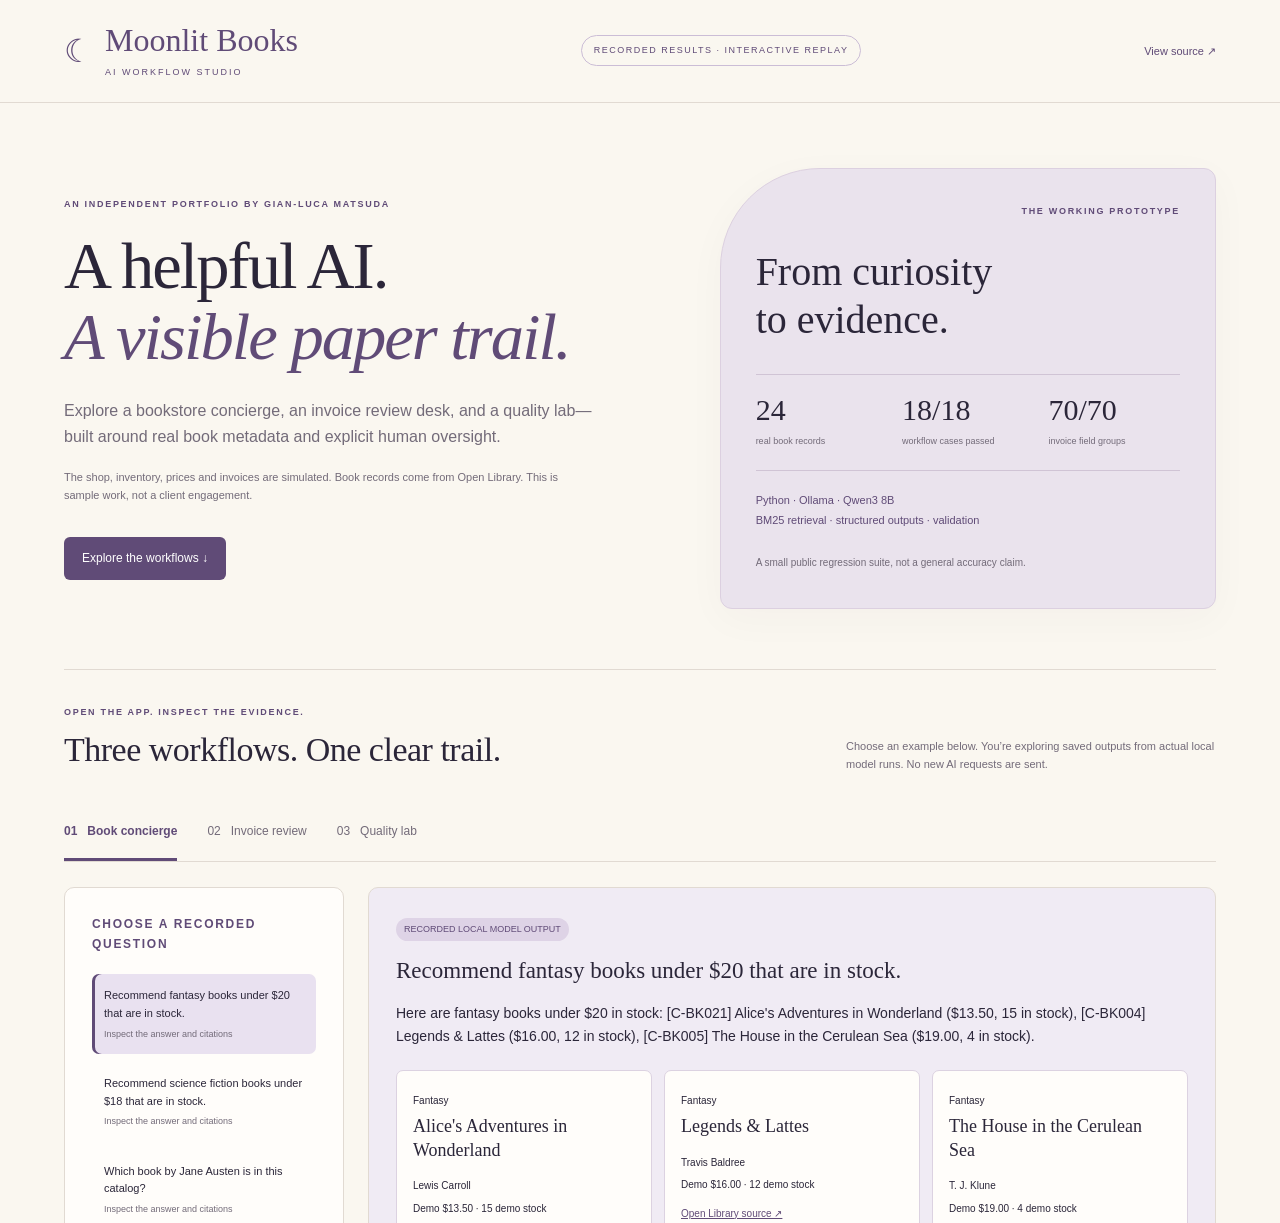
<file: docs/index.html>
<!doctype html><html lang="en"><meta charset="utf-8"><meta name="viewport" content="width=device-width,initial-scale=1"><title>Gian-Luca Matsuda · Portfolio</title><meta http-equiv="refresh" content="0;url=moonlit-books/"><p><a href="moonlit-books/">Explore the Moonlit Books AI portfolio showcase</a></p></html>
</file>
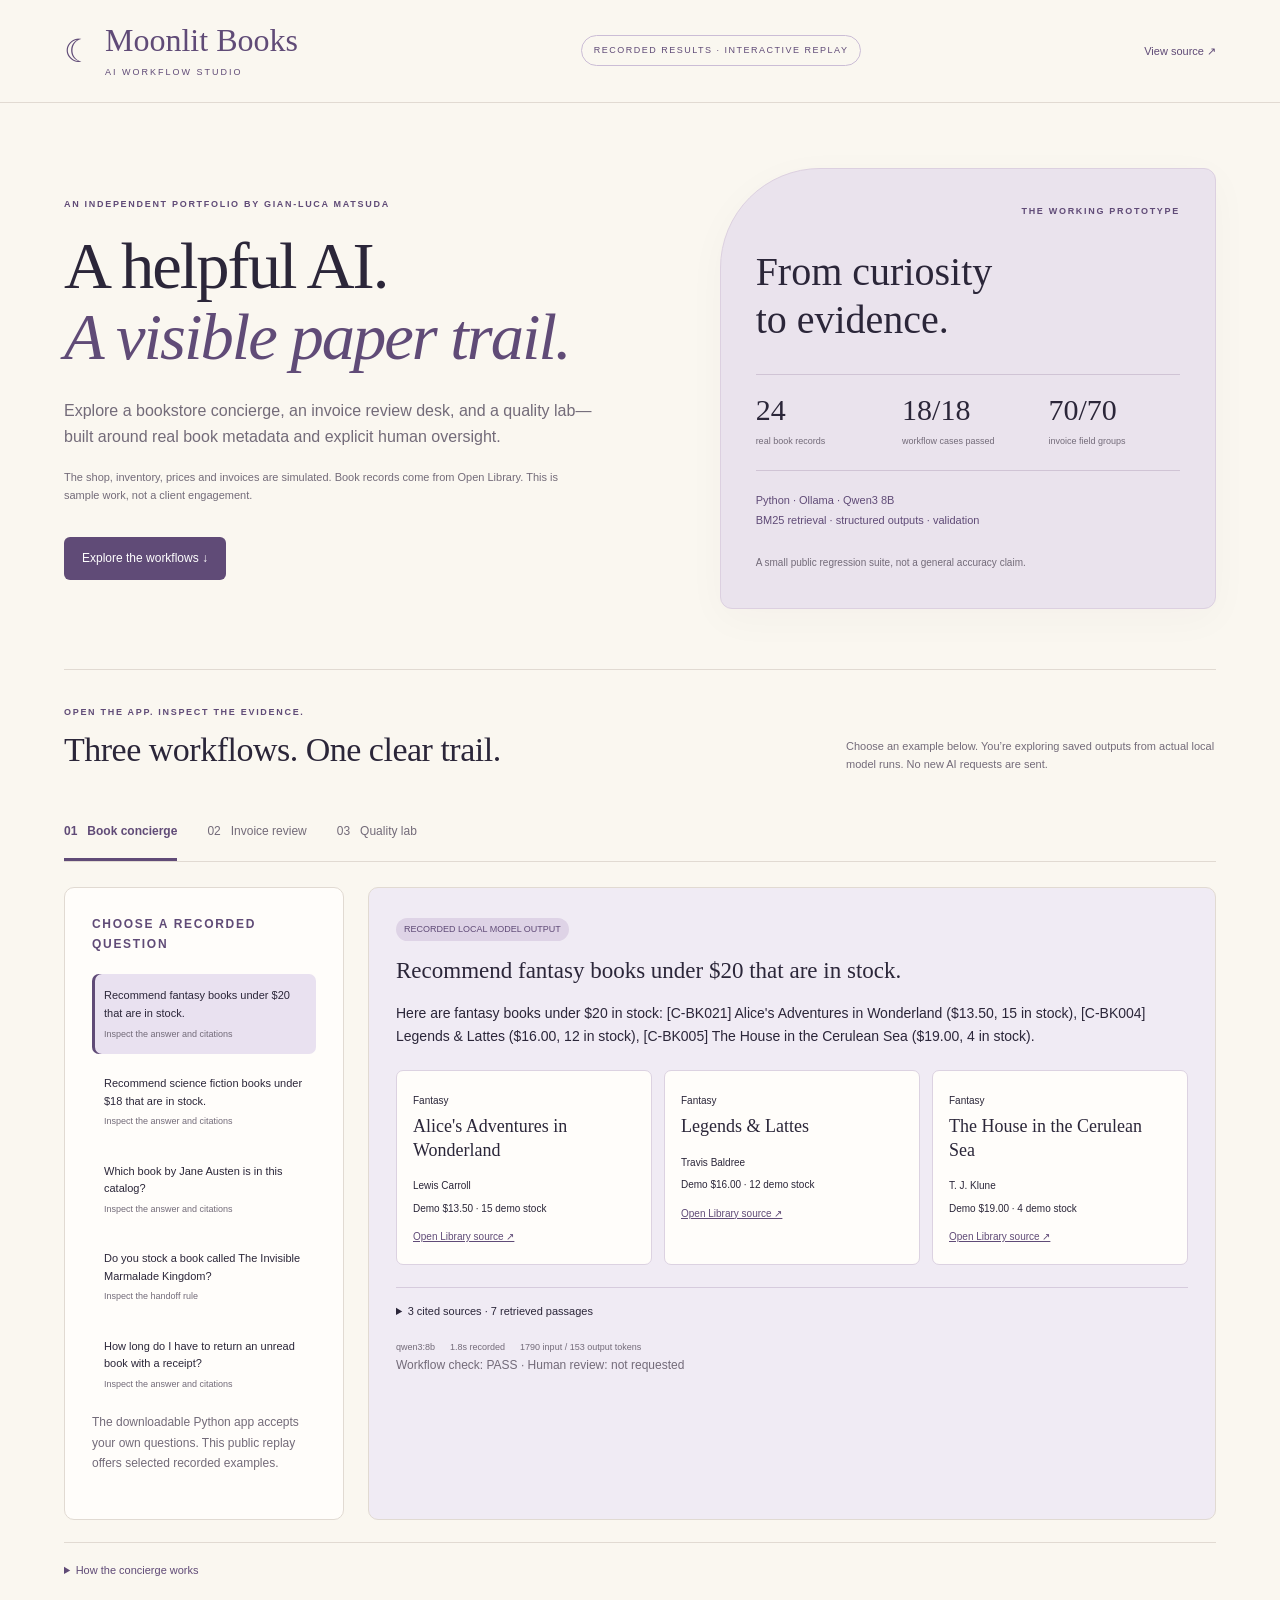
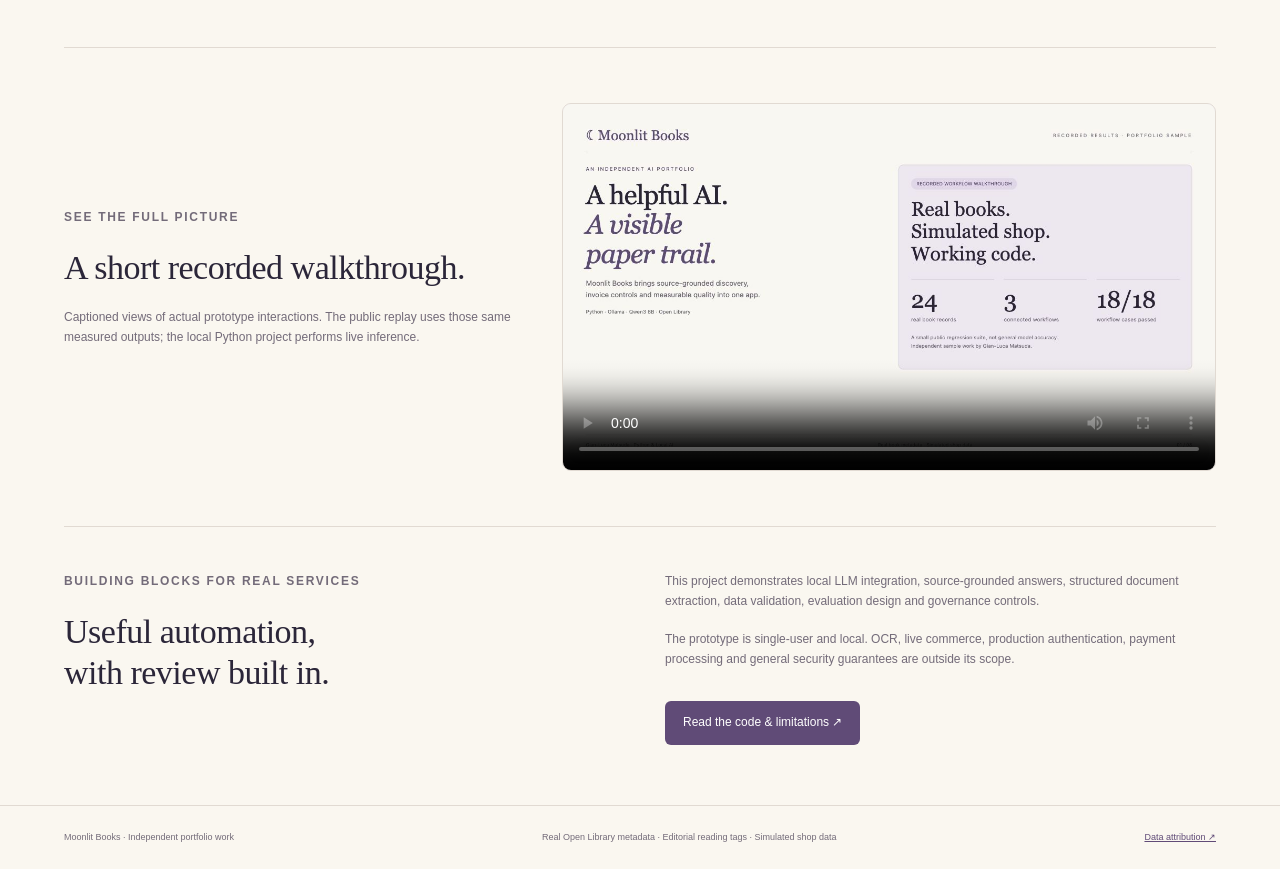
<file: docs/moonlit-books/index.html>
<!doctype html><html lang="en"><head><meta charset="utf-8"><meta name="viewport" content="width=device-width,initial-scale=1"><meta name="description" content="Explore Moonlit Books: an independent Python and local AI portfolio with real Open Library metadata, document review controls, and transparent evaluations."><title>Moonlit Books · AI Portfolio Showcase</title><link rel="stylesheet" href="style.css"><script defer src="data.js"></script><script defer src="app.js"></script></head><body><header><a href="#" class="brand">☾ <span>Moonlit Books<small>AI WORKFLOW STUDIO</small></span></a><span class="recorded">RECORDED RESULTS · INTERACTIVE REPLAY</span><a class="repo" href="https://github.com/glmatsuda/data-science-portfolio/tree/main/projects/moonlit-books-ai" target="_blank" rel="noopener">View source ↗</a></header><main><section class="hero"><div><p class="eyebrow">AN INDEPENDENT PORTFOLIO BY GIAN-LUCA MATSUDA</p><h1>A helpful AI.<br><em>A visible paper trail.</em></h1><p class="lede">Explore a bookstore concierge, an invoice review desk, and a quality lab—built around real book metadata and explicit human oversight.</p><p class="scope">The shop, inventory, prices and invoices are simulated. Book records come from Open Library. This is sample work, not a client engagement.</p><a class="primary-link" href="#explore">Explore the workflows ↓</a></div><div class="hero-card"><span class="eyebrow">THE WORKING PROTOTYPE</span><div class="hero-title">From curiosity<br>to evidence.</div><div class="stats"><div><strong>24</strong><span>real book records</span></div><div><strong>18/18</strong><span>workflow cases passed</span></div><div><strong>70/70</strong><span>invoice field groups</span></div></div><p>Python · Ollama · Qwen3 8B<br>BM25 retrieval · structured outputs · validation</p><span class="tiny">A small public regression suite, not a general accuracy claim.</span></div></section><section id="explore"><div class="section-title"><div><p class="eyebrow">OPEN THE APP. INSPECT THE EVIDENCE.</p><h2>Three workflows. One clear trail.</h2></div><p>Choose an example below. You’re exploring saved outputs from actual local model runs. No new AI requests are sent.</p></div><nav aria-label="Workflow tabs"><button class="tab active" data-panel="concierge" aria-current="page">01 &nbsp; Book concierge</button><button class="tab" data-panel="invoice">02 &nbsp; Invoice review</button><button class="tab" data-panel="quality">03 &nbsp; Quality lab</button></nav>
<div id="concierge" class="panel"><div class="split"><aside class="card"><p class="eyebrow">CHOOSE A RECORDED QUESTION</p><div id="questions"></div><p class="tiny">The downloadable Python app accepts your own questions. This public replay offers selected recorded examples.</p></aside><article id="answer" class="card output" aria-live="polite"></article></div><details class="architecture"><summary>How the concierge works</summary><div class="flow"><span>Question</span>→<span>BM25 retrieval</span>→<span>Local Qwen3</span>→<span>Contract + handoff rules</span>→<span>Answer + sources</span></div><p>Record IDs are constrained to retrieved evidence and checked again after generation. Recognized missing-title requests trigger a full cached-catalog lookup and an application-owned human-review requirement. This is a workflow control, not proof that every model sentence is correct.</p></details></div>
<div id="invoice" class="panel" hidden><div class="invoice-controls"><label for="invoice-select">Choose a synthetic invoice</label><select id="invoice-select"></select><span class="tiny">Recorded extraction · No uploads or payments</span></div><div class="invoice-grid"><article class="card"><p class="eyebrow">ORIGINAL PDF TEXT</p><pre id="invoice-source"></pre></article><article id="invoice-output" class="card output" aria-live="polite"></article></div></div>
<div id="quality" class="panel" hidden><div class="metrics" id="metrics"></div><div class="quality-controls"><h3>Every case, in the open.</h3><label for="result-filter">Show</label><select id="result-filter"><option value="all">All cases</option><option value="Assistant">Assistant cases</option><option value="Invoice">Invoice cases</option></select></div><div class="card" id="cases"></div><p class="tiny" id="evaluation-note"></p><details class="architecture"><summary>What changed after a failing test?</summary><p>The previous Open Library run passed 17/18. The assistant recognized a missing title but failed to set the expected human-handoff flag. The corrected pipeline checks recognized titles against the cached catalog, constrains the model output, and independently enforces human review. Original failures are retained in the repository. The latest 18/18 result measures this combined workflow, not an unassisted model.</p></details></div></section>
<section class="watch"><div><p class="eyebrow">SEE THE FULL PICTURE</p><h2>A short recorded walkthrough.</h2><p>Captioned views of actual prototype interactions. The public replay uses those same measured outputs; the local Python project performs live inference.</p></div><video controls preload="metadata" poster="media/cover.png"><source src="media/moonlit-books-walkthrough.mp4" type="video/mp4">Your browser cannot play this video. <a href="media/moonlit-books-walkthrough.mp4">Download the walkthrough.</a></video></section>
<section class="closing"><div><p class="eyebrow">BUILDING BLOCKS FOR REAL SERVICES</p><h2>Useful automation,<br>with review built in.</h2></div><div><p>This project demonstrates local LLM integration, source-grounded answers, structured document extraction, data validation, evaluation design and governance controls.</p><p>The prototype is single-user and local. OCR, live commerce, production authentication, payment processing and general security guarantees are outside its scope.</p><a class="primary-link" href="https://github.com/glmatsuda/data-science-portfolio/tree/main/projects/moonlit-books-ai">Read the code &amp; limitations ↗</a></div></section></main><footer><span>Moonlit Books · Independent portfolio work</span><span>Real Open Library metadata · Editorial reading tags · Simulated shop data</span><a href="https://openlibrary.org/developers/licensing" target="_blank" rel="noopener">Data attribution ↗</a></footer></body></html>
</file>
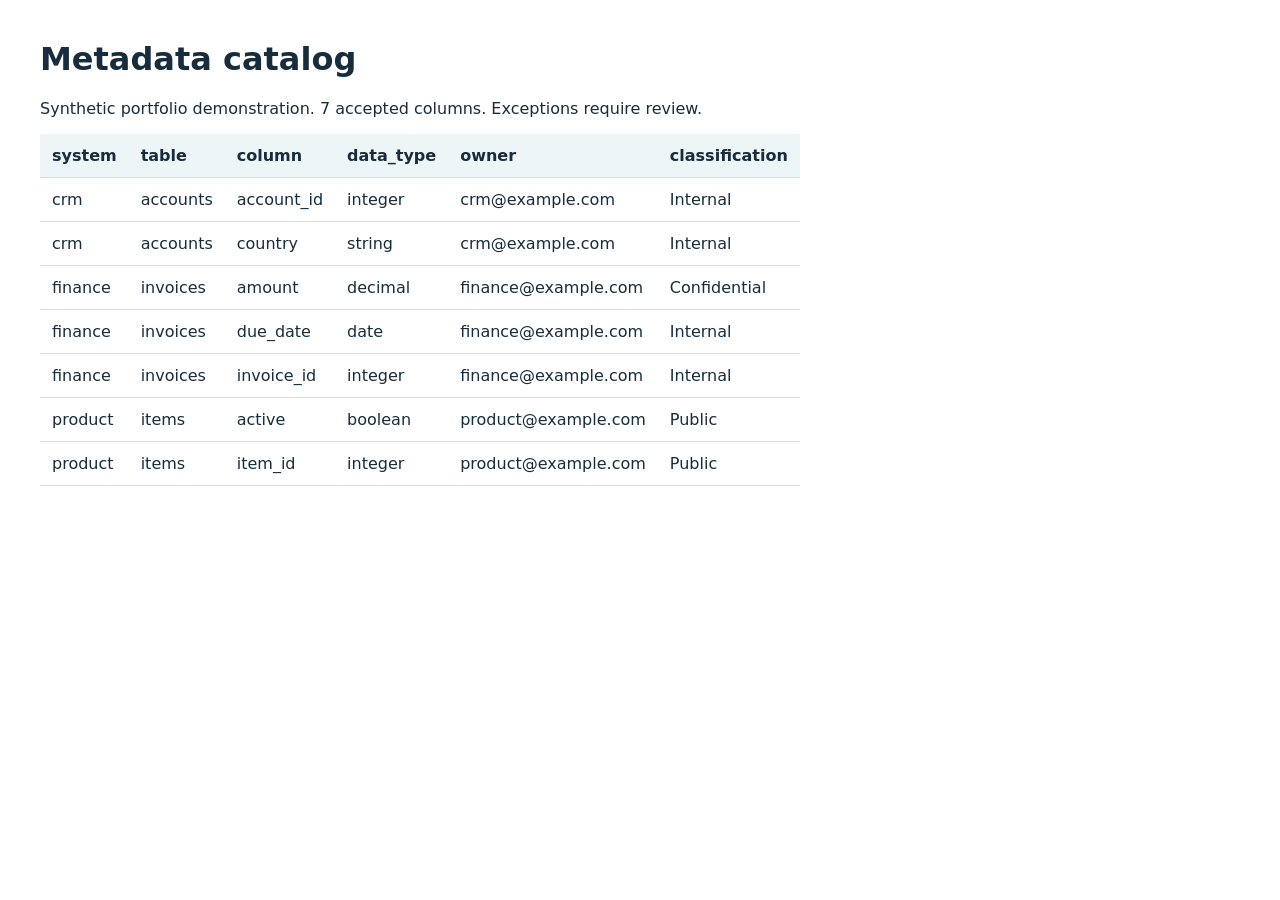
<file: 088-catalog.html>
<!doctype html><meta charset="utf-8"><title>Metadata catalog demo</title><style>body{font:16px system-ui;margin:40px;color:#172c3c}table{border-collapse:collapse}td,th{padding:12px;border-bottom:1px solid #ddd;text-align:left}th{background:#edf5f6}</style><h1>Metadata catalog</h1><p>Synthetic portfolio demonstration. 7 accepted columns. Exceptions require review.</p><table><tr><th>system</th><th>table</th><th>column</th><th>data_type</th><th>owner</th><th>classification</th></tr><tr><td>crm</td><td>accounts</td><td>account_id</td><td>integer</td><td>crm@example.com</td><td>Internal</td></tr><tr><td>crm</td><td>accounts</td><td>country</td><td>string</td><td>crm@example.com</td><td>Internal</td></tr><tr><td>finance</td><td>invoices</td><td>amount</td><td>decimal</td><td>finance@example.com</td><td>Confidential</td></tr><tr><td>finance</td><td>invoices</td><td>due_date</td><td>date</td><td>finance@example.com</td><td>Internal</td></tr><tr><td>finance</td><td>invoices</td><td>invoice_id</td><td>integer</td><td>finance@example.com</td><td>Internal</td></tr><tr><td>product</td><td>items</td><td>active</td><td>boolean</td><td>product@example.com</td><td>Public</td></tr><tr><td>product</td><td>items</td><td>item_id</td><td>integer</td><td>product@example.com</td><td>Public</td></tr></table>
</file>
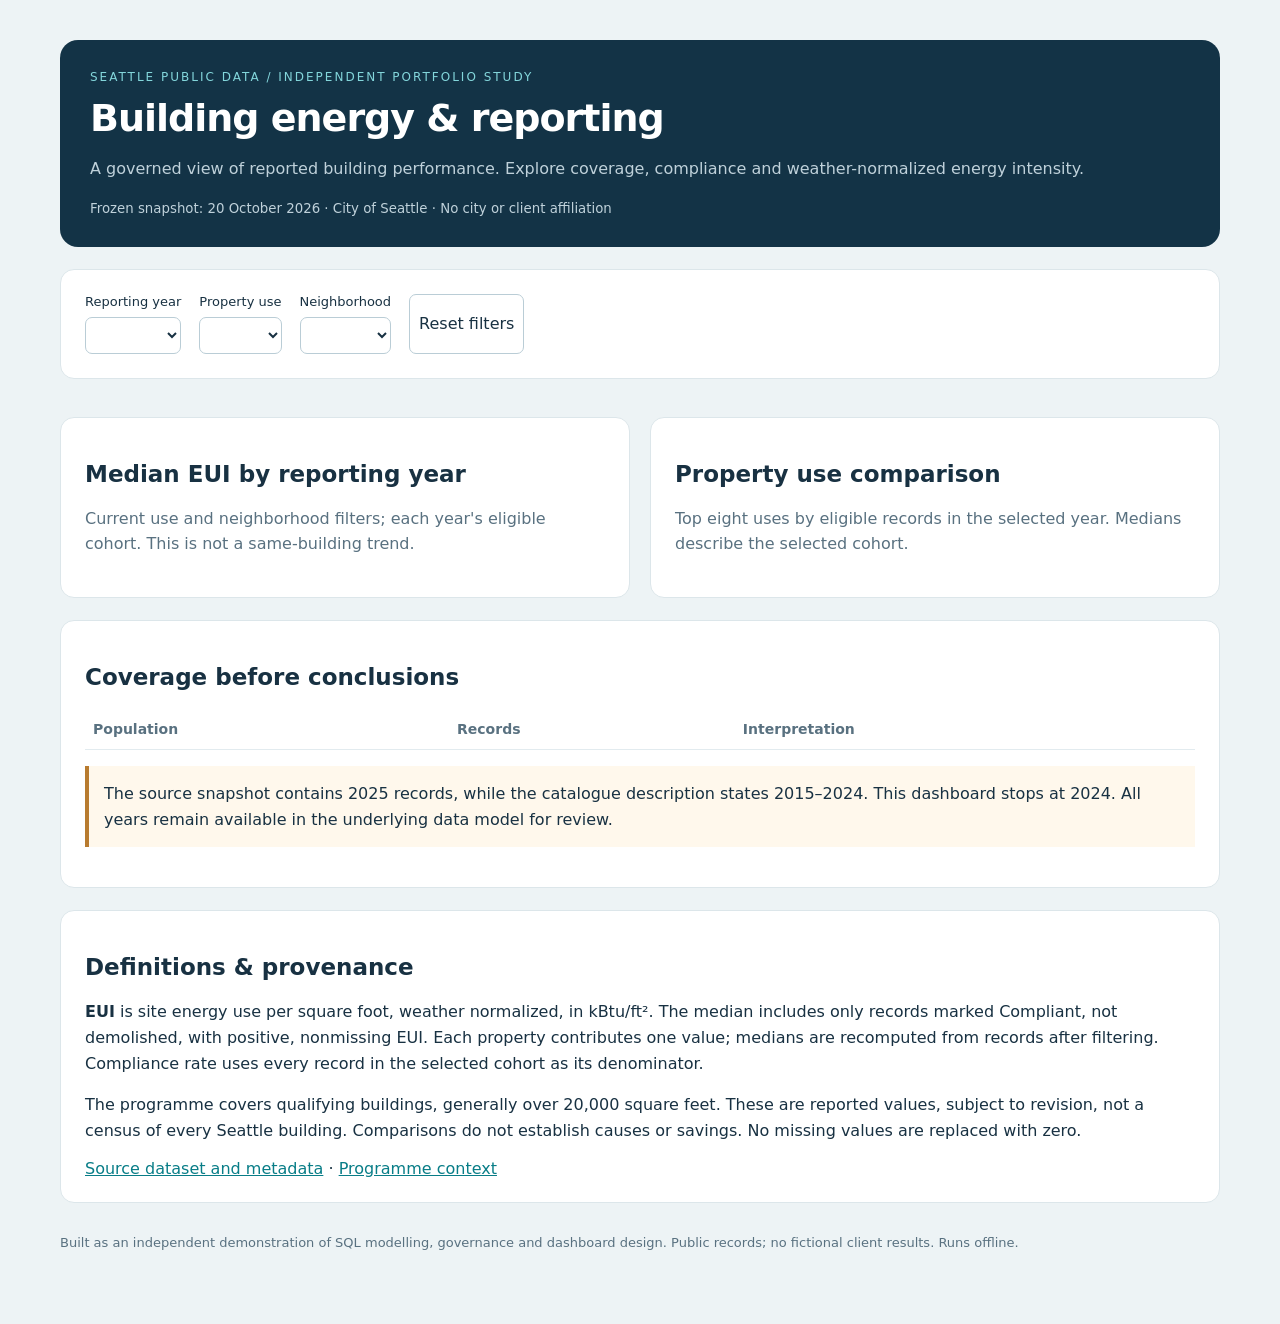
<file: 141-dashboard-template.html>
<!doctype html><html lang="en"><meta charset="utf-8"><meta name="viewport" content="width=device-width,initial-scale=1"><title>Seattle | Building energy & reporting</title><style>*{box-sizing:border-box}body{margin:0;background:#edf3f5;color:#183142;font:16px system-ui,sans-serif}main{max-width:1240px;margin:auto;padding:40px}header{padding:30px;background:#133346;color:white;border-radius:18px}h1{font-size:38px;letter-spacing:-1px;margin:12px 0}h2{font-size:23px}h3{font-size:16px}p{line-height:1.6}.eyebrow{font-size:12px;letter-spacing:2px;text-transform:uppercase;color:#83d6db}.muted,small{color:#597180}header .muted{color:#bfd1da}section,.panel{background:white;border:1px solid #dce6ea;border-radius:14px;padding:24px;margin-top:22px}.grid{display:grid;grid-template-columns:repeat(4,1fr);gap:16px}.charts{display:grid;grid-template-columns:1fr 1fr;gap:20px}.card{padding:22px;background:white;border-radius:14px;border:1px solid #dce6ea}.value{font-size:36px;font-weight:700;margin:10px 0}.filters{display:flex;gap:18px;flex-wrap:wrap}label{display:grid;gap:8px;font-size:13px}select,button{font:inherit;padding:9px;border:1px solid #bacdd6;border-radius:7px;background:white;color:#183142}a{color:#087d87}table{width:100%;border-collapse:collapse;text-align:left;font-size:14px}td,th{padding:12px 8px;border-bottom:1px solid #e2ebef}th{color:#597180}img{max-width:100%;border-radius:10px}.barrow{margin:15px 0;font-size:13px}.barhead{display:flex;justify-content:space-between;gap:10px}.track{height:13px;background:#edf3f5;border-radius:3px;margin-top:6px}.fill{height:100%;background:#167f89;border-radius:3px}.notice{border-left:4px solid #b87b2f;background:#fff8ec;padding:15px}.tag{font-size:12px;color:#087d87;font-weight:bold}.footer{font-size:13px;color:#597180;margin:30px 0}code{background:#eaf1f5;padding:3px 6px;border-radius:4px}@media(max-width:800px){main{padding:16px}.grid,.charts{grid-template-columns:1fr 1fr}h1{font-size:30px}}@media(max-width:500px){.grid,.charts{grid-template-columns:1fr}}</style><main>
<header><div class="eyebrow">Seattle public data / independent portfolio study</div><h1>Building energy & reporting</h1><p class="muted">A governed view of reported building performance. Explore coverage, compliance and weather-normalized energy intensity.</p><small class="muted">Frozen snapshot: 20 October 2026 · City of Seattle · No city or client affiliation</small></header>
<section class="filters"><label>Reporting year<select id="year"></select></label><label>Property use<select id="use"></select></label><label>Neighborhood<select id="hood"></select></label><button id="reset">Reset filters</button></section>
<p id="scope" class="muted" aria-live="polite"></p><div class="grid" id="cards"></div>
<div class="charts"><section><h2>Median EUI by reporting year</h2><p class="muted">Current use and neighborhood filters; each year's eligible cohort. This is not a same-building trend.</p><div id="trend"></div></section><section><h2>Property use comparison</h2><p class="muted">Top eight uses by eligible records in the selected year. Medians describe the selected cohort.</p><div id="types"></div></section></div>
<section><h2>Coverage before conclusions</h2><table><thead><tr><th>Population</th><th>Records</th><th>Interpretation</th></tr></thead><tbody id="coverage"></tbody></table><p class="notice">The source snapshot contains 2025 records, while the catalogue description states 2015–2024. This dashboard stops at 2024. All years remain available in the underlying data model for review.</p></section>
<section><h2>Definitions & provenance</h2><p><b>EUI</b> is site energy use per square foot, weather normalized, in kBtu/ft². The median includes only records marked Compliant, not demolished, with positive, nonmissing EUI. Each property contributes one value; medians are recomputed from records after filtering. Compliance rate uses every record in the selected cohort as its denominator.</p><p>The programme covers qualifying buildings, generally over 20,000 square feet. These are reported values, subject to revision, not a census of every Seattle building. Comparisons do not establish causes or savings. No missing values are replaced with zero.</p><a href="https://data.seattle.gov/Built-Environment/Building-Energy-Benchmarking-Data-2015-Present/teqw-tu6e">Source dataset and metadata</a> · <a href="https://www.seattle.gov/environment/climate-change/buildings-and-energy/energy-benchmarking/data-and-reports">Programme context</a></section>
<p class="footer">Built as an independent demonstration of SQL modelling, governance and dashboard design. Public records; no fictional client results. Runs offline.</p></main>
<script>const data=__DATA__;const $=id=>document.getElementById(id),fmt=n=>n.toLocaleString('en-US'),esc=s=>String(s).replace(/[&<>"']/g,c=>({'&':'&amp;','<':'&lt;','>':'&gt;','"':'&quot;',"'":'&#39;'}[c]));
function options(id,values,all){$(id).innerHTML=(all?'<option value="">All</option>':'')+values.map(v=>'<option>'+esc(v)+'</option>').join('')}
options('year',[...new Set(data.map(r=>r[0]))].filter(y=>y<=2024).sort((a,b)=>b-a));options('use',[...new Set(data.map(r=>r[1]))].sort(),true);options('hood',[...new Set(data.map(r=>r[2]))].sort(),true);
function median(a){if(!a.length)return null;const s=[...a].sort((a,b)=>a-b),m=Math.floor(s.length/2);return s.length%2?s[m]:(s[m-1]+s[m])/2}
function bars(id,items){const max=Math.max(...items.map(d=>d.value),1);$(id).innerHTML=items.length?items.map(d=>'<div class="barrow"><div class="barhead"><span>'+esc(d.label)+'</span><b>'+d.value.toFixed(1)+' <small>n='+fmt(d.n)+'</small></b></div><div class="track"><div class="fill" style="width:'+100*d.value/max+'%"></div></div></div>').join(''):'<p>No eligible records for these filters.</p>'}
function update(){const year=+$('year').value,use=$('use').value,hood=$('hood').value,base=data.filter(r=>(!use||r[1]===use)&&(!hood||r[2]===hood)),rows=base.filter(r=>r[0]===year),eligible=rows.filter(r=>r[5]===1),compliant=rows.filter(r=>r[3]==='Compliant').length,missing=rows.filter(r=>r[4]===null).length,med=median(eligible.map(r=>r[4]));
$('scope').textContent=year+' reporting · '+(use||'All property uses')+' · '+(hood||'All neighborhoods');
const cards=[['Reported records',fmt(rows.length),'One property × reporting year'],['Compliance rate',rows.length?(100*compliant/rows.length).toFixed(1)+'%':'—','All selected records'],['Median eligible EUI',med===null?'—':med.toFixed(1),'kBtu/ft² · weather normalized'],['Eligible EUI records',fmt(eligible.length),'Compliant, active, positive EUI']];$('cards').innerHTML=cards.map(c=>'<div class="card"><small>'+c[0]+'</small><div class="value">'+c[1]+'</div><small>'+c[2]+'</small></div>').join('');
bars('trend',[...new Set(base.filter(r=>r[0]<=2024).map(r=>r[0]))].sort().flatMap(y=>{const v=base.filter(r=>r[0]===y&&r[5]===1);return v.length?[{label:y,value:median(v.map(r=>r[4])),n:v.length}]:[]}));
bars('types',[...new Set(eligible.map(r=>r[1]))].map(t=>{const v=eligible.filter(r=>r[1]===t);return {label:t,value:median(v.map(r=>r[4])),n:v.length}}).sort((a,b)=>b.n-a.n||a.label.localeCompare(b.label)).slice(0,8));
$('coverage').innerHTML=[['All reported',rows.length,'Denominator for compliance'],['Compliant',compliant,'Source compliance label'],['Missing EUI',missing,'Null values; distinct from zero'],['Excluded from median',rows.length-eligible.length,'Fails one or more eligibility rules'],['Eligible for median',eligible.length,'Denominator for intensity summaries']].map(r=>'<tr><td>'+r[0]+'</td><td>'+fmt(r[1])+'</td><td>'+r[2]+'</td></tr>').join('');
window.dashboardState={year,records:rows.length,compliant,eligible:eligible.length,median:med};}
['year','use','hood'].forEach(id=>$(id).addEventListener('change',update));$('reset').onclick=()=>{$('year').value='2024';$('use').value='';$('hood').value='';update()};update();</script></html>
</file>
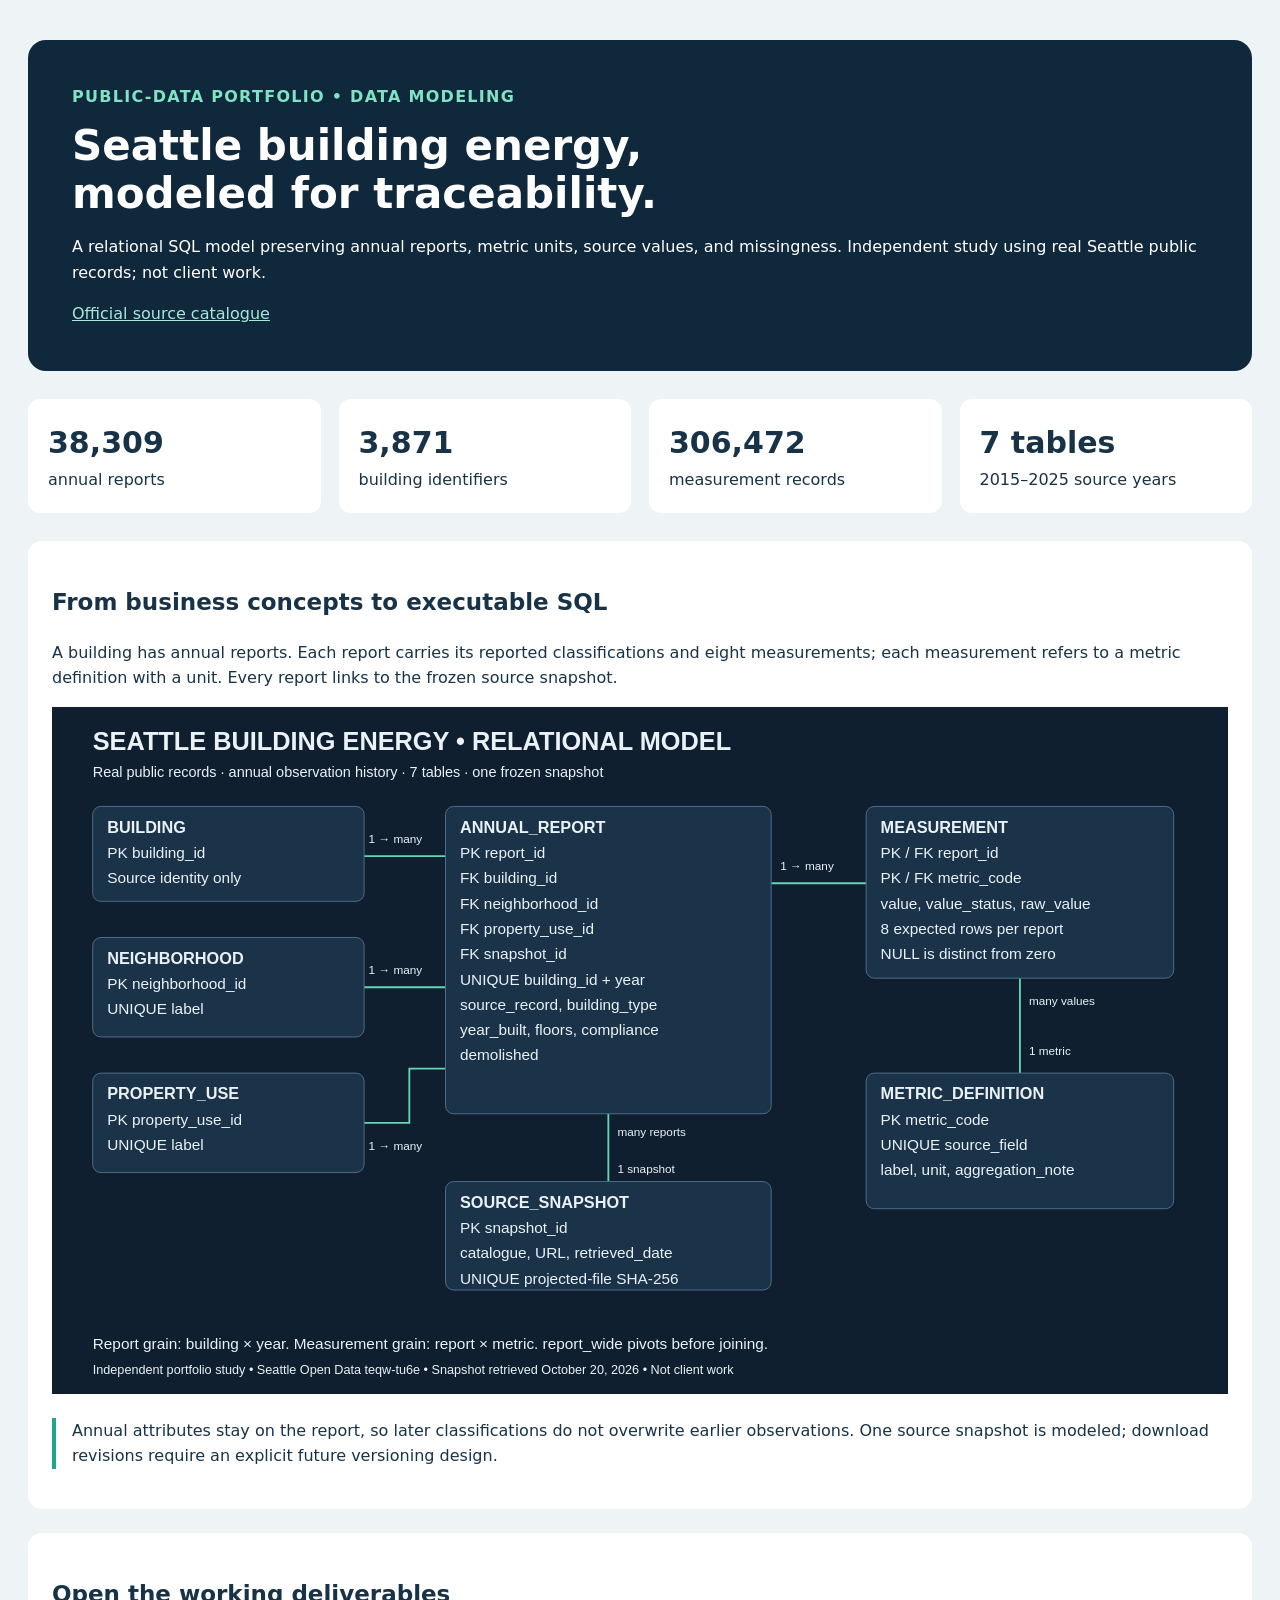
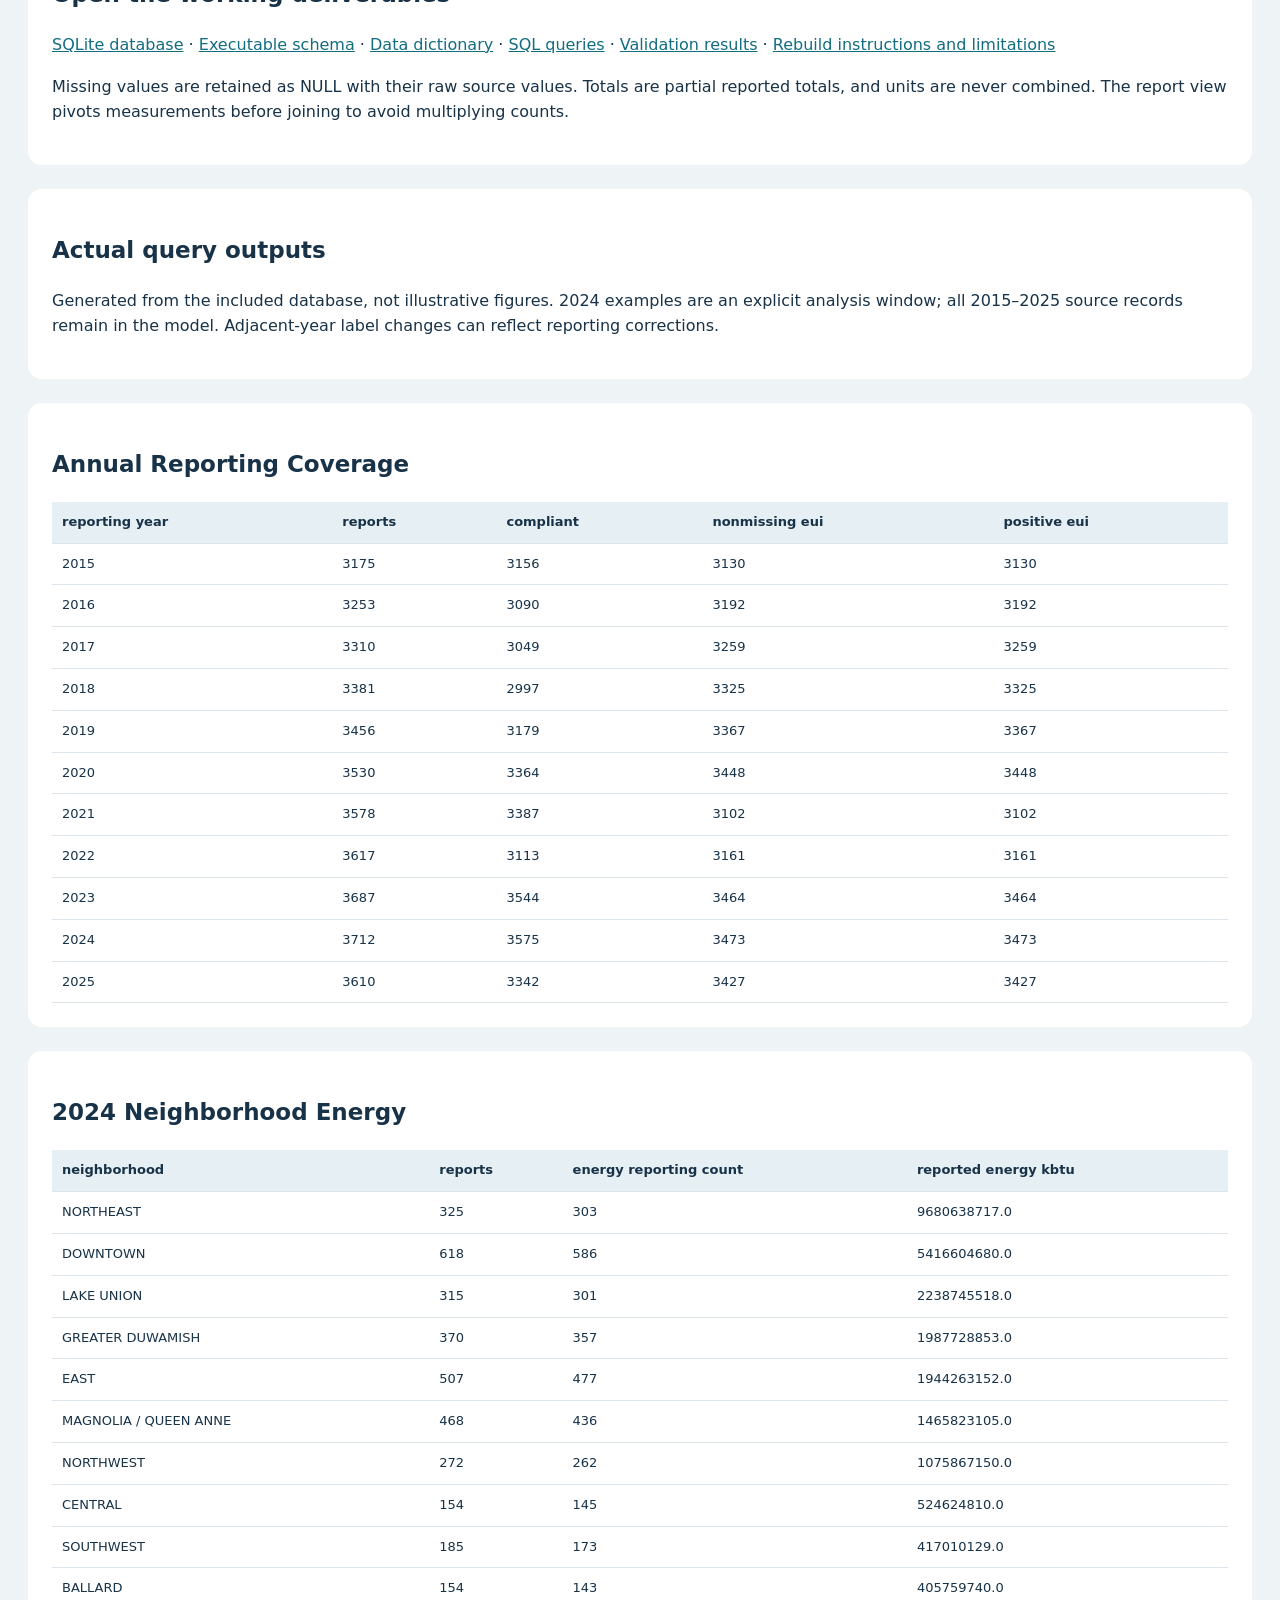
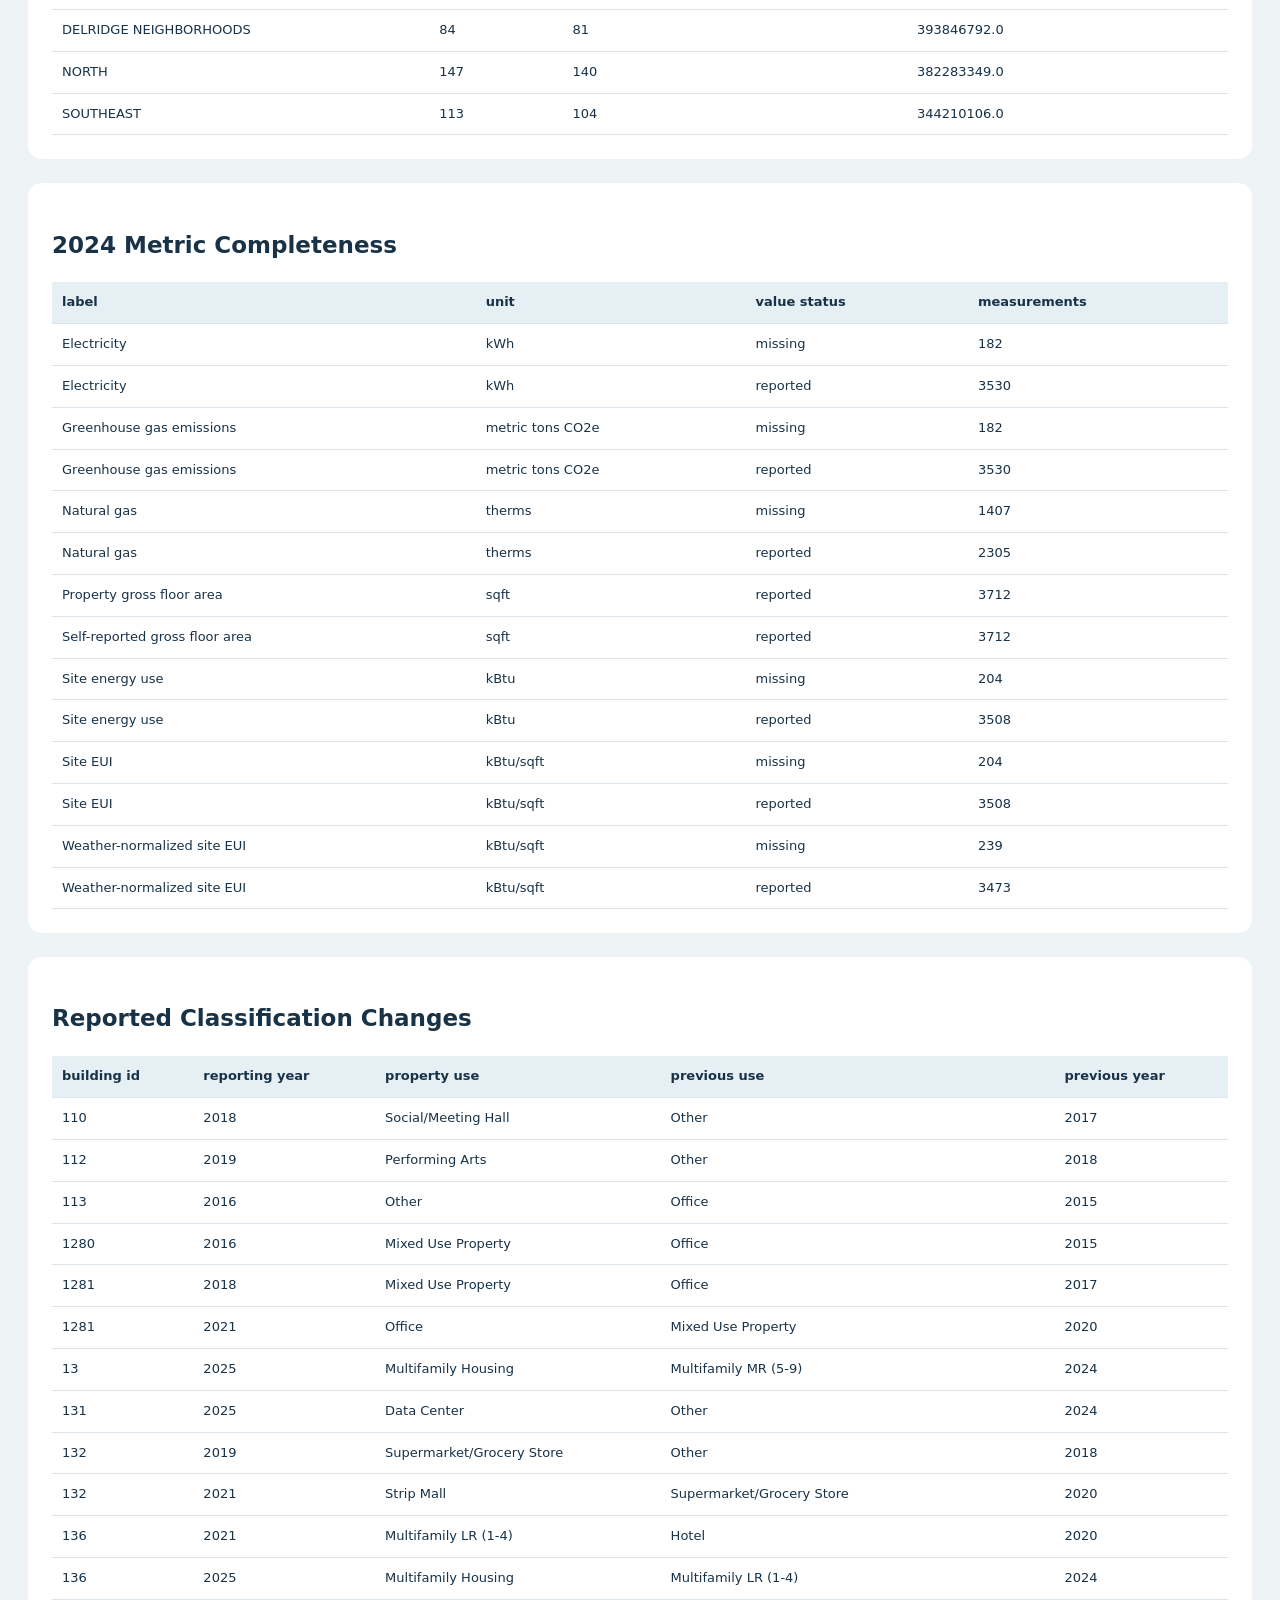
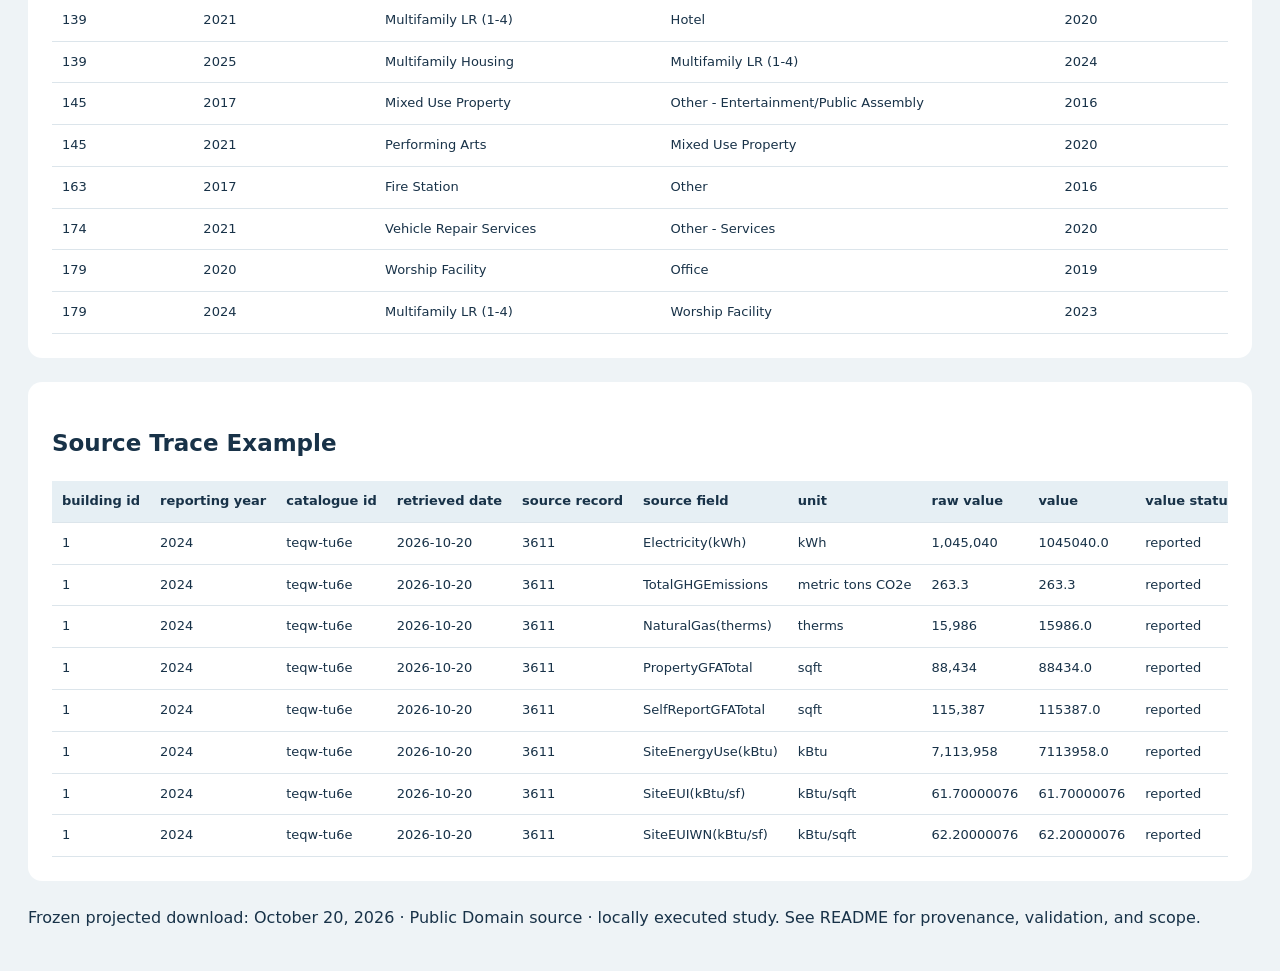
<file: projects/seattle-energy-relational-model/START-HERE.html>
<!doctype html><html lang="en"><meta charset="utf-8"><meta name="viewport" content="width=device-width,initial-scale=1"><title>Seattle Energy | Relational Data Model</title><style>*{box-sizing:border-box}body{margin:0;background:#eef3f6;color:#183248;font:16px/1.6 system-ui,sans-serif}main{max-width:1280px;margin:auto;padding:40px 28px}header{background:#10283c;color:white;padding:44px;border-radius:18px}h1{font-size:42px;line-height:1.15;margin:12px 0}h2{font-size:23px}.tag{color:#7fe3c4;font-weight:700;letter-spacing:.08em}.stats{display:flex;flex-wrap:wrap;gap:18px;margin:28px 0}.stat{background:white;padding:20px;flex:1;min-width:160px;border-radius:12px}.stat b{display:block;font-size:30px}section{background:white;padding:24px;border-radius:14px;margin:24px 0}img{width:100%;height:auto}a{color:#126d80}header a{color:#a6e9da}.scroll{overflow-x:auto}table{border-collapse:collapse;width:100%;font-size:13px;white-space:nowrap}th,td{padding:10px;text-align:left;border-bottom:1px solid #dce5eb}th{background:#e6eff4}.note{border-left:4px solid #20a68b;padding-left:16px}</style><main><header><div class="tag">PUBLIC-DATA PORTFOLIO • DATA MODELING</div><h1>Seattle building energy,<br>modeled for traceability.</h1><p>A relational SQL model preserving annual reports, metric units, source values, and missingness. Independent study using real Seattle public records; not client work.</p><a href="https://data.seattle.gov/Built-Environment/Building-Energy-Benchmarking-Data-2015-Present/teqw-tu6e">Official source catalogue</a></header><div class="stats"><div class="stat"><b>38,309</b>annual reports</div><div class="stat"><b>3,871</b>building identifiers</div><div class="stat"><b>306,472</b>measurement records</div><div class="stat"><b>7 tables</b>2015–2025 source years</div></div><section><h2>From business concepts to executable SQL</h2><p>A building has annual reports. Each report carries its reported classifications and eight measurements; each measurement refers to a metric definition with a unit. Every report links to the frozen source snapshot.</p><img src="model/relational-model.svg" alt="Seven-table relational model with keys and one-to-many relationships"><p class="note">Annual attributes stay on the report, so later classifications do not overwrite earlier observations. One source snapshot is modeled; download revisions require an explicit future versioning design.</p></section><section><h2>Open the working deliverables</h2><p><a href="results/seattle-energy.sqlite">SQLite database</a> · <a href="model/schema.sql">Executable schema</a> · <a href="model/data-dictionary.md">Data dictionary</a> · <a href="model/example_queries.sql">SQL queries</a> · <a href="results/validation.json">Validation results</a> · <a href="README.md">Rebuild instructions and limitations</a></p><p>Missing values are retained as NULL with their raw source values. Totals are partial reported totals, and units are never combined. The report view pivots measurements before joining to avoid multiplying counts.</p></section><section><h2>Actual query outputs</h2><p>Generated from the included database, not illustrative figures. 2024 examples are an explicit analysis window; all 2015–2025 source records remain in the model. Adjacent-year label changes can reflect reporting corrections.</p></section><section><h2>Annual Reporting Coverage</h2><div class="scroll"><table><thead><tr><th>reporting year</th><th>reports</th><th>compliant</th><th>nonmissing eui</th><th>positive eui</th></tr></thead><tbody><tr><td>2015</td><td>3175</td><td>3156</td><td>3130</td><td>3130</td></tr><tr><td>2016</td><td>3253</td><td>3090</td><td>3192</td><td>3192</td></tr><tr><td>2017</td><td>3310</td><td>3049</td><td>3259</td><td>3259</td></tr><tr><td>2018</td><td>3381</td><td>2997</td><td>3325</td><td>3325</td></tr><tr><td>2019</td><td>3456</td><td>3179</td><td>3367</td><td>3367</td></tr><tr><td>2020</td><td>3530</td><td>3364</td><td>3448</td><td>3448</td></tr><tr><td>2021</td><td>3578</td><td>3387</td><td>3102</td><td>3102</td></tr><tr><td>2022</td><td>3617</td><td>3113</td><td>3161</td><td>3161</td></tr><tr><td>2023</td><td>3687</td><td>3544</td><td>3464</td><td>3464</td></tr><tr><td>2024</td><td>3712</td><td>3575</td><td>3473</td><td>3473</td></tr><tr><td>2025</td><td>3610</td><td>3342</td><td>3427</td><td>3427</td></tr></tbody></table></div></section><section><h2>2024 Neighborhood Energy</h2><div class="scroll"><table><thead><tr><th>neighborhood</th><th>reports</th><th>energy reporting count</th><th>reported energy kbtu</th></tr></thead><tbody><tr><td>NORTHEAST</td><td>325</td><td>303</td><td>9680638717.0</td></tr><tr><td>DOWNTOWN</td><td>618</td><td>586</td><td>5416604680.0</td></tr><tr><td>LAKE UNION</td><td>315</td><td>301</td><td>2238745518.0</td></tr><tr><td>GREATER DUWAMISH</td><td>370</td><td>357</td><td>1987728853.0</td></tr><tr><td>EAST</td><td>507</td><td>477</td><td>1944263152.0</td></tr><tr><td>MAGNOLIA / QUEEN ANNE</td><td>468</td><td>436</td><td>1465823105.0</td></tr><tr><td>NORTHWEST</td><td>272</td><td>262</td><td>1075867150.0</td></tr><tr><td>CENTRAL</td><td>154</td><td>145</td><td>524624810.0</td></tr><tr><td>SOUTHWEST</td><td>185</td><td>173</td><td>417010129.0</td></tr><tr><td>BALLARD</td><td>154</td><td>143</td><td>405759740.0</td></tr><tr><td>DELRIDGE NEIGHBORHOODS</td><td>84</td><td>81</td><td>393846792.0</td></tr><tr><td>NORTH</td><td>147</td><td>140</td><td>382283349.0</td></tr><tr><td>SOUTHEAST</td><td>113</td><td>104</td><td>344210106.0</td></tr></tbody></table></div></section><section><h2>2024 Metric Completeness</h2><div class="scroll"><table><thead><tr><th>label</th><th>unit</th><th>value status</th><th>measurements</th></tr></thead><tbody><tr><td>Electricity</td><td>kWh</td><td>missing</td><td>182</td></tr><tr><td>Electricity</td><td>kWh</td><td>reported</td><td>3530</td></tr><tr><td>Greenhouse gas emissions</td><td>metric tons CO2e</td><td>missing</td><td>182</td></tr><tr><td>Greenhouse gas emissions</td><td>metric tons CO2e</td><td>reported</td><td>3530</td></tr><tr><td>Natural gas</td><td>therms</td><td>missing</td><td>1407</td></tr><tr><td>Natural gas</td><td>therms</td><td>reported</td><td>2305</td></tr><tr><td>Property gross floor area</td><td>sqft</td><td>reported</td><td>3712</td></tr><tr><td>Self-reported gross floor area</td><td>sqft</td><td>reported</td><td>3712</td></tr><tr><td>Site energy use</td><td>kBtu</td><td>missing</td><td>204</td></tr><tr><td>Site energy use</td><td>kBtu</td><td>reported</td><td>3508</td></tr><tr><td>Site EUI</td><td>kBtu/sqft</td><td>missing</td><td>204</td></tr><tr><td>Site EUI</td><td>kBtu/sqft</td><td>reported</td><td>3508</td></tr><tr><td>Weather-normalized site EUI</td><td>kBtu/sqft</td><td>missing</td><td>239</td></tr><tr><td>Weather-normalized site EUI</td><td>kBtu/sqft</td><td>reported</td><td>3473</td></tr></tbody></table></div></section><section><h2>Reported Classification Changes</h2><div class="scroll"><table><thead><tr><th>building id</th><th>reporting year</th><th>property use</th><th>previous use</th><th>previous year</th></tr></thead><tbody><tr><td>110</td><td>2018</td><td>Social/Meeting Hall</td><td>Other</td><td>2017</td></tr><tr><td>112</td><td>2019</td><td>Performing Arts</td><td>Other</td><td>2018</td></tr><tr><td>113</td><td>2016</td><td>Other</td><td>Office</td><td>2015</td></tr><tr><td>1280</td><td>2016</td><td>Mixed Use Property</td><td>Office</td><td>2015</td></tr><tr><td>1281</td><td>2018</td><td>Mixed Use Property</td><td>Office</td><td>2017</td></tr><tr><td>1281</td><td>2021</td><td>Office</td><td>Mixed Use Property</td><td>2020</td></tr><tr><td>13</td><td>2025</td><td>Multifamily Housing</td><td>Multifamily MR (5-9)</td><td>2024</td></tr><tr><td>131</td><td>2025</td><td>Data Center</td><td>Other</td><td>2024</td></tr><tr><td>132</td><td>2019</td><td>Supermarket/Grocery Store</td><td>Other</td><td>2018</td></tr><tr><td>132</td><td>2021</td><td>Strip Mall</td><td>Supermarket/Grocery Store</td><td>2020</td></tr><tr><td>136</td><td>2021</td><td>Multifamily LR (1-4)</td><td>Hotel</td><td>2020</td></tr><tr><td>136</td><td>2025</td><td>Multifamily Housing</td><td>Multifamily LR (1-4)</td><td>2024</td></tr><tr><td>139</td><td>2021</td><td>Multifamily LR (1-4)</td><td>Hotel</td><td>2020</td></tr><tr><td>139</td><td>2025</td><td>Multifamily Housing</td><td>Multifamily LR (1-4)</td><td>2024</td></tr><tr><td>145</td><td>2017</td><td>Mixed Use Property</td><td>Other - Entertainment/Public Assembly</td><td>2016</td></tr><tr><td>145</td><td>2021</td><td>Performing Arts</td><td>Mixed Use Property</td><td>2020</td></tr><tr><td>163</td><td>2017</td><td>Fire Station</td><td>Other</td><td>2016</td></tr><tr><td>174</td><td>2021</td><td>Vehicle Repair Services</td><td>Other - Services</td><td>2020</td></tr><tr><td>179</td><td>2020</td><td>Worship Facility</td><td>Office</td><td>2019</td></tr><tr><td>179</td><td>2024</td><td>Multifamily LR (1-4)</td><td>Worship Facility</td><td>2023</td></tr></tbody></table></div></section><section><h2>Source Trace Example</h2><div class="scroll"><table><thead><tr><th>building id</th><th>reporting year</th><th>catalogue id</th><th>retrieved date</th><th>source record</th><th>source field</th><th>unit</th><th>raw value</th><th>value</th><th>value status</th></tr></thead><tbody><tr><td>1</td><td>2024</td><td>teqw-tu6e</td><td>2026-10-20</td><td>3611</td><td>Electricity(kWh)</td><td>kWh</td><td>1,045,040</td><td>1045040.0</td><td>reported</td></tr><tr><td>1</td><td>2024</td><td>teqw-tu6e</td><td>2026-10-20</td><td>3611</td><td>TotalGHGEmissions</td><td>metric tons CO2e</td><td>263.3</td><td>263.3</td><td>reported</td></tr><tr><td>1</td><td>2024</td><td>teqw-tu6e</td><td>2026-10-20</td><td>3611</td><td>NaturalGas(therms)</td><td>therms</td><td>15,986</td><td>15986.0</td><td>reported</td></tr><tr><td>1</td><td>2024</td><td>teqw-tu6e</td><td>2026-10-20</td><td>3611</td><td>PropertyGFATotal</td><td>sqft</td><td>88,434</td><td>88434.0</td><td>reported</td></tr><tr><td>1</td><td>2024</td><td>teqw-tu6e</td><td>2026-10-20</td><td>3611</td><td>SelfReportGFATotal</td><td>sqft</td><td>115,387</td><td>115387.0</td><td>reported</td></tr><tr><td>1</td><td>2024</td><td>teqw-tu6e</td><td>2026-10-20</td><td>3611</td><td>SiteEnergyUse(kBtu)</td><td>kBtu</td><td>7,113,958</td><td>7113958.0</td><td>reported</td></tr><tr><td>1</td><td>2024</td><td>teqw-tu6e</td><td>2026-10-20</td><td>3611</td><td>SiteEUI(kBtu/sf)</td><td>kBtu/sqft</td><td>61.70000076</td><td>61.70000076</td><td>reported</td></tr><tr><td>1</td><td>2024</td><td>teqw-tu6e</td><td>2026-10-20</td><td>3611</td><td>SiteEUIWN(kBtu/sf)</td><td>kBtu/sqft</td><td>62.20000076</td><td>62.20000076</td><td>reported</td></tr></tbody></table></div></section><footer>Frozen projected download: October 20, 2026 · Public Domain source · locally executed study. See README for provenance, validation, and scope.</footer></main></html>
</file>
<file: docs/moonlit-books/style.css>
:root{--bg:#faf7f0;--ink:#2b2639;--muted:#736b79;--purple:#604b77;--line:#e1dad2;--green:#28685e;--gold:#c3a873}*{box-sizing:border-box}html{scroll-behavior:smooth}body{margin:0;background:var(--bg);color:var(--ink);font:15px/1.65 -apple-system,BlinkMacSystemFont,'Segoe UI',sans-serif}button,select{font:inherit}a{color:var(--purple)}button,a{touch-action:manipulation}button{cursor:pointer}a:focus-visible,button:focus-visible,select:focus-visible,summary:focus-visible{outline:3px solid var(--gold);outline-offset:4px}[hidden]{display:none!important}header{display:flex;align-items:center;justify-content:space-between;gap:20px;border-bottom:1px solid var(--line);padding:22px 5vw}.brand{display:flex;align-items:center;gap:12px;color:var(--purple);font:32px Georgia,serif;text-decoration:none}.brand small{display:block;font:9px/1.5 sans-serif;letter-spacing:2px;margin-top:7px}.recorded{font-size:9px;letter-spacing:1.5px;border:1px solid #cbbdd6;border-radius:20px;padding:7px 12px;color:var(--purple)}.repo{font-size:11px;text-decoration:none}main{max-width:1360px;margin:auto;padding:0 5vw}.hero{padding:65px 0 60px;display:grid;grid-template-columns:1.2fr 1fr;gap:60px;align-items:center}.eyebrow{font-size:9px;letter-spacing:1.7px;font-weight:600;color:var(--purple);margin:0 0 20px}h1{font:clamp(42px,5.2vw,70px)/1.06 Georgia,serif;letter-spacing:-2px;margin:0 0 25px}h1 em{font-weight:400;color:var(--purple)}p{margin:0 0 18px}.lede{max-width:540px;color:var(--muted);font-size:16px}.scope{font-size:11px;color:var(--muted);max-width:520px}.primary-link{display:inline-block;margin-top:14px;padding:12px 18px;border-radius:6px;background:var(--purple);color:white;text-decoration:none;font-size:12px}.hero-card{padding:35px;background:#eae3ed;border-radius:100px 12px 12px 12px;border:1px solid #dcd0e0;box-shadow:0 10px 40px #36254008}.hero-card>.eyebrow{display:block;text-align:right}.hero-title{font:40px/1.2 Georgia,serif;margin:30px 0}.stats{display:grid;grid-template-columns:repeat(3,1fr);gap:15px;border-top:1px solid #d0c4d5;border-bottom:1px solid #d0c4d5;padding:18px 0;margin:20px 0}.stats strong{display:block;font:30px Georgia,serif}.stats span{font-size:9px;color:var(--muted)}.hero-card p{font-size:11px;color:var(--purple);line-height:1.8}.tiny{font-size:10px;color:var(--muted);line-height:1.7}h2{font:34px/1.2 Georgia,serif;font-weight:400;letter-spacing:-.5px;margin:0 0 20px}h3{font:23px/1.3 Georgia,serif;font-weight:400;margin:0 0 16px}.section-title{display:flex;justify-content:space-between;align-items:end;gap:40px;padding:35px 0 15px;border-top:1px solid var(--line)}.section-title>p{max-width:370px;font-size:11px;color:var(--muted)}.section-title .eyebrow{margin-bottom:10px}nav{display:flex;border-bottom:1px solid var(--line);gap:30px;margin-bottom:25px}.tab{border:0;border-bottom:3px solid transparent;background:none;padding:16px 0;font-size:12px;color:var(--muted)}.tab.active{border-color:var(--purple);color:var(--purple);font-weight:600}.split{display:grid;grid-template-columns:280px 1fr;gap:24px}.card{background:#fffdfa;padding:27px;border:1px solid var(--line);border-radius:10px}.card p{font-size:12px}.output{background:#f0ebf4}.question{display:block;width:100%;padding:13px 12px;border:0;text-align:left;background:transparent;border-radius:7px;color:var(--ink);font-size:11px;line-height:1.6;margin-bottom:8px}.question.active{background:#e9e1f0;box-shadow:inset 3px 0 var(--purple)}.question small{display:block;color:var(--muted);font-size:9px;margin-top:4px}.answer{white-space:pre-wrap;font-size:14px!important}.record-tag{display:inline-block;font-size:9px;background:#ded3e6;color:var(--purple);padding:4px 8px;border-radius:20px;margin-bottom:15px}.book-cards{display:grid;grid-template-columns:repeat(3,1fr);gap:12px;margin:22px 0}.book{background:#fffdfa;border:1px solid #dcd2e1;padding:16px;border-radius:7px}.book h3{font-size:18px}.book p{font-size:10px;margin:6px 0}.book a{font-size:10px}.usage{display:flex;gap:15px;flex-wrap:wrap;font-size:9px;color:var(--muted);margin:20px 0 0}.notice{padding:13px;background:#fff0d2;border:1px solid #dac28d;border-radius:6px;color:#75582b;font-size:11px!important}.architecture{padding:18px 0;border-top:1px solid var(--line);margin-top:22px;font-size:11px}.architecture summary{cursor:pointer;color:var(--purple)}.architecture p{margin-top:15px;color:var(--muted)}.flow{display:flex;align-items:center;gap:10px;margin-top:20px;color:#ad99bb;flex-wrap:wrap}.flow span{padding:8px 11px;background:#ece5f0;border-radius:5px;color:var(--purple);font-size:10px}details.sources{margin-top:20px;border-top:1px solid #d6cbdd;padding-top:14px;font-size:11px}summary{cursor:pointer}.evidence{padding:10px 12px;border-left:2px solid #ad99bb;margin:14px 0;background:#ffffff55}.evidence p{font-size:10px!important;margin:5px 0}.evidence a{font-size:10px}.invoice-controls{display:flex;gap:15px;align-items:center;margin:20px 0;font-size:12px}select{border:1px solid var(--line);border-radius:6px;background:#fffdfa;color:var(--ink);padding:9px 12px;font-size:12px}.invoice-grid{display:grid;grid-template-columns:1fr 1fr;gap:24px}pre{font:11px/1.8 Menlo,monospace;white-space:pre-wrap;overflow-wrap:anywhere;margin:0}.fields{width:100%;border-collapse:collapse;margin:18px 0;font-size:11px}.fields th,.fields td{text-align:left;padding:9px 5px;border-bottom:1px solid #ddd4e2}.fields th{color:var(--muted);font-weight:400}.flag{display:inline-block;font-size:9px;padding:5px 8px;margin:3px 3px 3px 0;background:#f3dfcc;border-radius:4px;color:#954729}.good{background:#dfede5;color:var(--green)}.metrics{display:grid;grid-template-columns:repeat(4,1fr);gap:15px;margin:25px 0}.metric{padding:20px;border:1px solid var(--line);border-radius:8px;background:#fffdfa}.metric span{font-size:9px;color:var(--muted)}.metric strong{display:block;font:33px Georgia,serif;margin:8px 0}.quality-controls{display:flex;align-items:center;gap:13px;margin:25px 0 15px}.quality-controls h3{margin:0 auto 0 0}.quality-controls label{font-size:11px}.case{border-bottom:1px solid var(--line);padding:12px 0}.case:last-child{border:0}.case summary{display:flex;align-items:center;gap:15px;font-size:11px;list-style:none}.case summary:after{content:'+';margin-left:auto}.case[open] summary:after{content:'−'}.pass{color:var(--green)}.fail{color:#a13e32}.case pre{font-size:10px;background:var(--bg);padding:15px;border-radius:6px;margin-top:15px;max-height:400px;overflow:auto}.checks{display:flex;flex-wrap:wrap;gap:10px;margin-top:15px;font-size:10px}.watch{padding:55px 0;display:grid;grid-template-columns:.7fr 1fr;gap:40px;align-items:center;border-top:1px solid var(--line);margin-top:50px}.watch p{font-size:12px;color:var(--muted)}video{width:100%;border-radius:9px;border:1px solid var(--line);background:#eae3ed}.closing{display:grid;grid-template-columns:1fr 1fr;gap:50px;padding:45px 0 60px;border-top:1px solid var(--line)}.closing p{color:var(--muted);font-size:12px}footer{padding:24px 5vw;border-top:1px solid var(--line);display:flex;gap:20px;justify-content:space-between;font-size:9px;color:var(--muted)}@media(max-width:950px){.hero{gap:30px}.recorded{display:none}.split{grid-template-columns:230px 1fr}.book-cards{grid-template-columns:1fr}.book{padding:12px}.book h3{font-size:20px}.hero-title{font-size:34px}}@media(max-width:680px){header{padding:18px 5vw}.brand{font-size:25px}.hero{grid-template-columns:1fr;padding:35px 0}.hero-card{border-radius:60px 9px 9px 9px}.section-title{display:block}.split,.invoice-grid,.watch,.closing{grid-template-columns:1fr}.split{gap:15px}#questions{display:flex;overflow-x:auto;gap:8px}.question{min-width:180px}.card{padding:20px}.metrics{grid-template-columns:1fr 1fr}.invoice-controls{flex-wrap:wrap}nav{gap:20px}.tab{font-size:10px;white-space:nowrap}.quality-controls{flex-wrap:wrap}.quality-controls h3{width:100%}.watch{gap:20px}.closing{gap:15px}footer{flex-direction:column;gap:8px}.repo{font-size:10px}}
</file>
